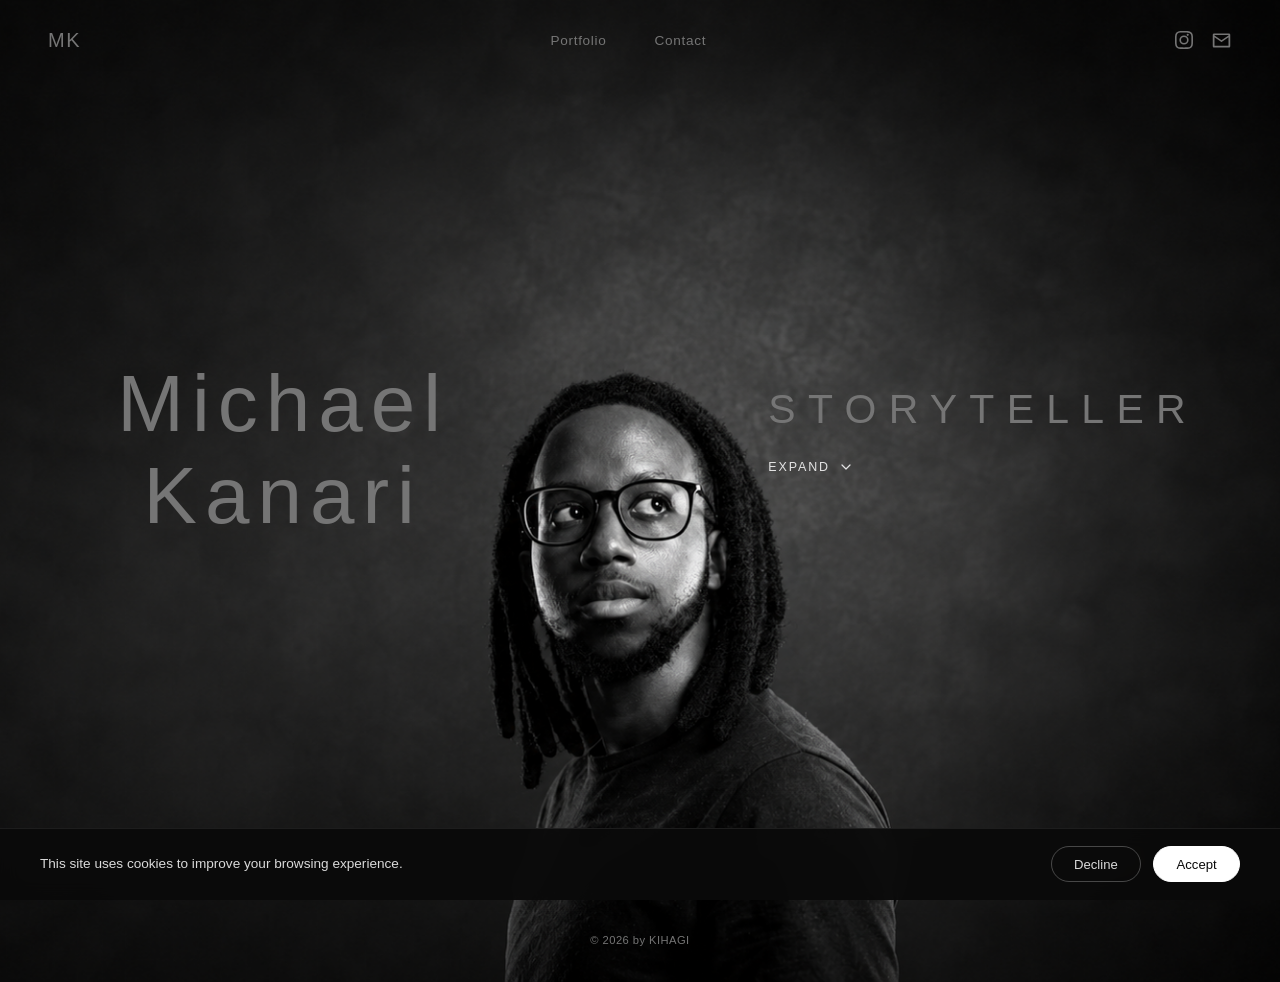
<file: index.html>
<!DOCTYPE html>
<html lang="en">
<head>
  <meta charset="UTF-8" />
  <meta name="viewport" content="width=device-width, initial-scale=1.0" />
  <meta name="description" content="Michael Kanari — Photographer, filmmaker, and visual storyteller based in Nairobi." />
  <title>Michael Kanari | Photography &amp; Film</title>
  <link rel="stylesheet" href="style.css" />
</head>
<body>

  <nav class="nav">
    <div class="nav-inner">
      <a href="index.html" class="nav-logo">MK</a>
      <ul class="nav-links">
        <li><a href="portfolio.html">Portfolio</a></li>
        <li><a href="contact.html">Contact</a></li>
      </ul>
      <div class="nav-socials">
        <a href="https://instagram.com/michaelkanari" target="_blank" rel="noopener" aria-label="Instagram">
          <svg width="18" height="18" viewBox="0 0 24 24" fill="currentColor"><path d="M12 2.16c3.2 0 3.58.01 4.85.07 3.25.15 4.77 1.69 4.92 4.92.06 1.27.07 1.65.07 4.85s-.01 3.58-.07 4.85c-.15 3.23-1.66 4.77-4.92 4.92-1.27.06-1.64.07-4.85.07s-3.58-.01-4.85-.07c-3.26-.15-4.77-1.7-4.92-4.92-.06-1.27-.07-1.65-.07-4.85s.01-3.58.07-4.85C2.38 3.85 3.9 2.31 7.15 2.16 8.42 2.1 8.8 2.16 12 2.16zm0-2.16C8.74 0 8.33.01 7.05.07c-4.35.2-6.78 2.62-6.98 6.98C0 8.33 0 8.74 0 12s.01 3.67.07 4.95c.2 4.36 2.62 6.78 6.98 6.98C8.33 24 8.74 24 12 24s3.67-.01 4.95-.07c4.35-.2 6.78-2.62 6.98-6.98.06-1.28.07-1.69.07-4.95s-.01-3.67-.07-4.95c-.2-4.35-2.62-6.78-6.98-6.98C15.67.01 15.26 0 12 0zm0 5.84A6.16 6.16 0 1 0 18.16 12 6.16 6.16 0 0 0 12 5.84zm0 10.16A4 4 0 1 1 16 12a4 4 0 0 1-4 4zm6.4-10.84a1.44 1.44 0 1 1-1.44-1.44 1.44 1.44 0 0 1 1.44 1.44z"/></svg>
        </a>
        <a href="https://mail.google.com/mail/?view=cm&fs=1&to=info@michaelkanari.com" aria-label="Email Michael">
          <svg width="21" height="21" viewBox="0 0 24 24" fill="currentColor"><path d="M2 5.5C2 4.67 2.67 4 3.5 4h17c.83 0 1.5.67 1.5 1.5v13c0 .83-.67 1.5-1.5 1.5h-17C2.67 20 2 19.33 2 18.5v-13zm2 .4v.3l8 5.6 8-5.6v-.3a.1.1 0 0 0-.1-.1H4.1a.1.1 0 0 0-.1.1zm16 2.45-7.43 5.2a1 1 0 0 1-1.14 0L4 8.35V18h16V8.35z"/></svg>
        </a>
      </div>
      <button class="nav-toggle" aria-label="Toggle menu">
        <span></span><span></span><span></span>
      </button>
    </div>
  </nav>

  <div class="about-page-wrap">
    <section class="page-section about-page" id="home">
      <h1 class="about-hero-name">Michael<br>Kanari</h1>

      <div class="about-bg-content">
        <div class="about-text">
          <h2 class="about-headline">Storyteller</h2>

          <button class="about-toggle" id="aboutToggle" aria-expanded="false" aria-controls="aboutDetails">
            <span class="about-toggle-label">Expand</span>
            <svg class="about-toggle-icon" viewBox="0 0 24 24" fill="none" stroke="currentColor" stroke-width="1.8" stroke-linecap="round" stroke-linejoin="round">
              <polyline points="6 9 12 15 18 9"></polyline>
            </svg>
          </button>

          <div class="about-details" id="aboutDetails">
            <div class="about-details-inner">
              <p class="about-bio">Michael Kanari is a Nairobi-based photographer and filmmaker drawn to quiet, honest moments — the kind that reveal more about a person than words ever could. His work spans portraiture, documentary film, and commercials across East Africa and beyond.</p>

              <div class="about-block">
                <p class="about-subheading">Approach</p>
                <p class="about-block-text">Every shoot starts with a conversation. Taking time to understand a subject before even raising the lens. This resulting in the final work being honest rather than staged.</p>
              </div>

              <div class="about-block">
                <p class="about-subheading-2">Selected Clients</p>
                <p class="about-clients">
                  Mara Region Community<br>
                  DeHeus<br>
                  Safaricom<br>
                  Airtel<br>
                  Infinix<br>
                  Dura Coat<br>
                  LG<br>
                  Bata
                </p>
              </div>
            </div>
          </div>
        </div>
      </div>
    </section>

    <footer class="site-footer">
      <p>© 2026 by KIHAGI</p>
    </footer>
  </div>

  <script src="main.js"></script>
</body>
</html>
</file>
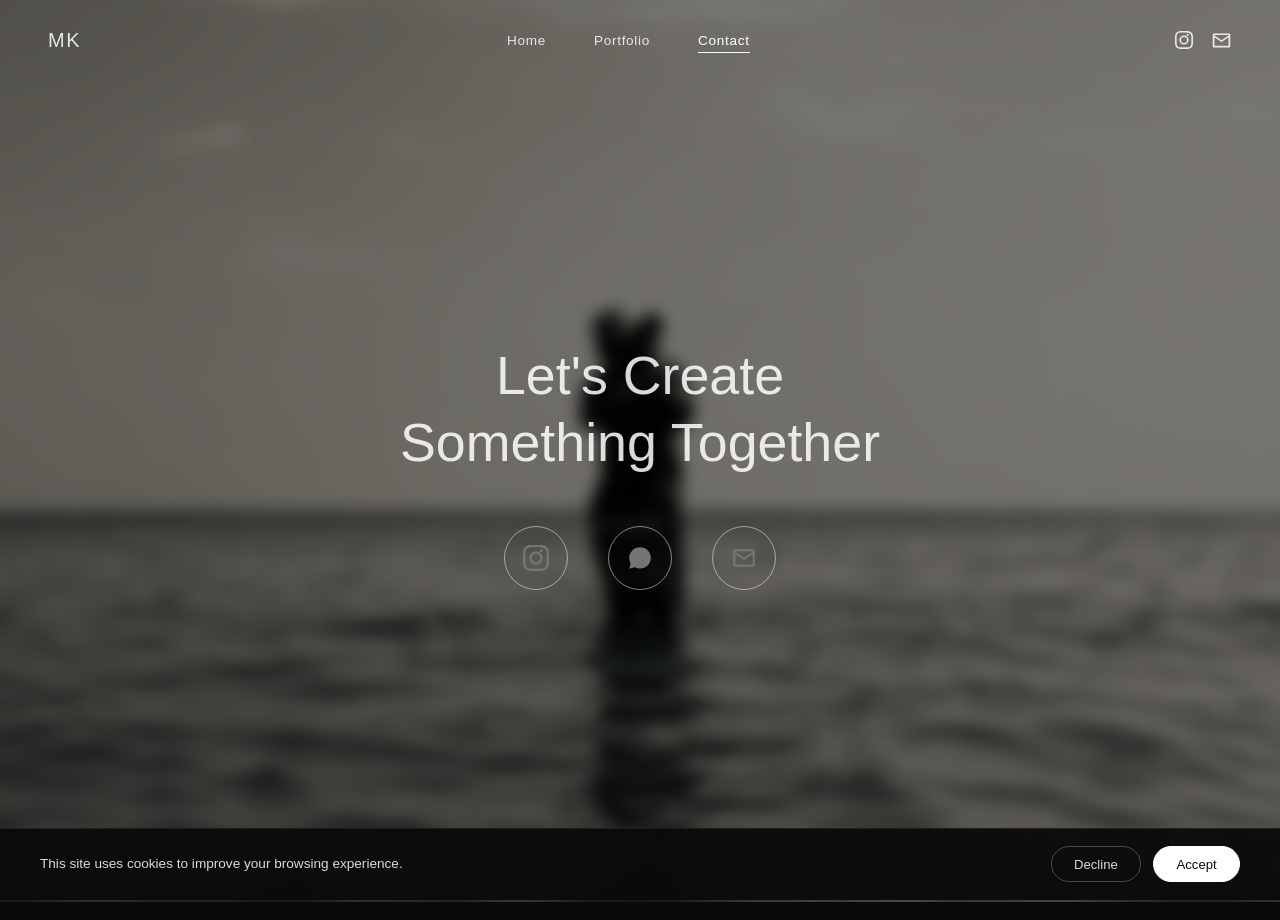
<file: contact.html>
<!DOCTYPE html>
<html lang="en">
<head>
  <meta charset="UTF-8" />
  <meta name="viewport" content="width=device-width, initial-scale=1.0" />
  <meta name="description" content="Get in touch with Michael Kanari — Instagram, WhatsApp, or email." />
  <title>Contact | Michael Kanari</title>
  <link rel="stylesheet" href="style.css" />
</head>
<body class="contact-bg">

  <nav class="nav">
    <div class="nav-inner">
      <a href="index.html" class="nav-logo">MK</a>
      <ul class="nav-links">
        <li><a href="index.html">Home</a></li>
        <li><a href="portfolio.html">Portfolio</a></li>
        <li><a href="contact.html" class="active">Contact</a></li>
      </ul>
      <div class="nav-socials">
        <a href="https://instagram.com/michaelkanari" target="_blank" rel="noopener" aria-label="Instagram">
          <svg width="18" height="18" viewBox="0 0 24 24" fill="currentColor"><path d="M12 2.16c3.2 0 3.58.01 4.85.07 3.25.15 4.77 1.69 4.92 4.92.06 1.27.07 1.65.07 4.85s-.01 3.58-.07 4.85c-.15 3.23-1.66 4.77-4.92 4.92-1.27.06-1.64.07-4.85.07s-3.58-.01-4.85-.07c-3.26-.15-4.77-1.7-4.92-4.92-.06-1.27-.07-1.65-.07-4.85s.01-3.58.07-4.85C2.38 3.85 3.9 2.31 7.15 2.16 8.42 2.1 8.8 2.16 12 2.16zm0-2.16C8.74 0 8.33.01 7.05.07c-4.35.2-6.78 2.62-6.98 6.98C0 8.33 0 8.74 0 12s.01 3.67.07 4.95c.2 4.36 2.62 6.78 6.98 6.98C8.33 24 8.74 24 12 24s3.67-.01 4.95-.07c4.35-.2 6.78-2.62 6.98-6.98.06-1.28.07-1.69.07-4.95s-.01-3.67-.07-4.95c-.2-4.35-2.62-6.78-6.98-6.98C15.67.01 15.26 0 12 0zm0 5.84A6.16 6.16 0 1 0 18.16 12 6.16 6.16 0 0 0 12 5.84zm0 10.16A4 4 0 1 1 16 12a4 4 0 0 1-4 4zm6.4-10.84a1.44 1.44 0 1 1-1.44-1.44 1.44 1.44 0 0 1 1.44 1.44z"/></svg>
        </a>
        <a href="https://mail.google.com/mail/?view=cm&fs=1&to=info@michaelkanari.com" aria-label="Email Michael">
          <svg width="21" height="21" viewBox="0 0 24 24" fill="currentColor"><path d="M2 5.5C2 4.67 2.67 4 3.5 4h17c.83 0 1.5.67 1.5 1.5v13c0 .83-.67 1.5-1.5 1.5h-17C2.67 20 2 19.33 2 18.5v-13zm2 .4v.3l8 5.6 8-5.6v-.3a.1.1 0 0 0-.1-.1H4.1a.1.1 0 0 0-.1.1zm16 2.45-7.43 5.2a1 1 0 0 1-1.14 0L4 8.35V18h16V8.35z"/></svg>
        </a>
      </div>
      <button class="nav-toggle" aria-label="Toggle menu">
        <span></span><span></span><span></span>
      </button>
    </div>
  </nav>

  <section class="page-section contact-page">
    <h2 class="contact-headline">Let's Create<br>Something Together</h2>
    <br>
    <div class="contact-icons">
      <a href="https://instagram.com/michaelkanari" target="_blank" rel="noopener" class="contact-icon-link" aria-label="Instagram">
        <svg viewBox="0 0 24 24" fill="currentColor"><path d="M12 2.16c3.2 0 3.58.01 4.85.07 3.25.15 4.77 1.69 4.92 4.92.06 1.27.07 1.65.07 4.85s-.01 3.58-.07 4.85c-.15 3.23-1.66 4.77-4.92 4.92-1.27.06-1.64.07-4.85.07s-3.58-.01-4.85-.07c-3.26-.15-4.77-1.7-4.92-4.92-.06-1.27-.07-1.65-.07-4.85s.01-3.58.07-4.85C2.38 3.85 3.9 2.31 7.15 2.16 8.42 2.1 8.8 2.16 12 2.16zm0-2.16C8.74 0 8.33.01 7.05.07c-4.35.2-6.78 2.62-6.98 6.98C0 8.33 0 8.74 0 12s.01 3.67.07 4.95c.2 4.36 2.62 6.78 6.98 6.98C8.33 24 8.74 24 12 24s3.67-.01 4.95-.07c4.35-.2 6.78-2.62 6.98-6.98.06-1.28.07-1.69.07-4.95s-.01-3.67-.07-4.95c-.2-4.35-2.62-6.78-6.98-6.98C15.67.01 15.26 0 12 0zm0 5.84A6.16 6.16 0 1 0 18.16 12 6.16 6.16 0 0 0 12 5.84zm0 10.16A4 4 0 1 1 16 12a4 4 0 0 1-4 4zm6.4-10.84a1.44 1.44 0 1 1-1.44-1.44 1.44 1.44 0 0 1 1.44 1.44z"/></svg>
      </a>

      <a href="https://wa.me/254700338000" target="_blank" rel="noopener" class="contact-icon-link" aria-label="WhatsApp">
        <svg viewBox="0 0 24 24" fill="currentColor"><path d="M17.5 14.4c-.3-.1-1.7-.8-2-.9-.3-.1-.5-.1-.7.1-.2.3-.7.9-.9 1-.2.2-.4.2-.7.1-1-.4-2-1.1-2.8-2-.7-.8-1.2-1.6-1.5-2.3-.1-.3 0-.5.1-.7l.4-.5c.1-.2.2-.4.1-.6-.1-.2-.6-1.5-.8-2-.2-.5-.4-.4-.6-.4h-.5c-.2 0-.5.1-.7.3-.3.3-1 1-1 2.3 0 1.4 1 2.7 1.1 2.9.1.2 1.6 2.5 4 3.5 2 .8 2.4.7 2.8.6.4-.1 1.3-.5 1.5-1 .2-.5.2-.9.1-1zM12 2C6.5 2 2 6.5 2 12c0 1.8.5 3.5 1.3 5L2 22l5.2-1.4c1.4.7 3 1.1 4.8 1.1 5.5 0 10-4.5 10-10S17.5 2 12 2z"/></svg>
      </a>

      <a href="https://mail.google.com/mail/?view=cm&fs=1&to=info@michaelkanari.com" target="_blank" rel="noopener" class="contact-icon-link" aria-label="Email">
        <svg viewBox="0 0 24 24" fill="currentColor"><path d="M2 5.5C2 4.67 2.67 4 3.5 4h17c.83 0 1.5.67 1.5 1.5v13c0 .83-.67 1.5-1.5 1.5h-17C2.67 20 2 19.33 2 18.5v-13zm2 .4v.3l8 5.6 8-5.6v-.3a.1.1 0 0 0-.1-.1H4.1a.1.1 0 0 0-.1.1zm16 2.45-7.43 5.2a1 1 0 0 1-1.14 0L4 8.35V18h16V8.35z"/></svg>
      </a>
    </div>
  </section>

  <footer class="site-footer">
    <p>© 2026 by KIHAGI</p>
  </footer>

  <script src="main.js"></script>
</body>
</html>
</file>
<file: style.css>
/* ============================================
   MICHAEL KANARI — Main Stylesheet
   ============================================ */

:root {
  --black:      #0a0a0a;
  --white:      #ffffff;
  --text-grey:  #757575;
  --grey-300:   rgba(255,255,255,0.85);
  --grey-500:   rgba(255,255,255,0.65);
  --grey-700:   rgba(255,255,255,0.3);
  --font-serif: 'Helvetica Neue', Helvetica, Arial, sans-serif;
  --font-sans:  'Helvetica Neue', Helvetica, Arial, sans-serif;
  --nav-height: 80px;
  --transition: 0.3s ease;
}

* , *::before, *::after { box-sizing: border-box; margin: 0; padding: 0; }
html { scroll-behavior: smooth; }
body {
  font-family: var(--font-sans);
  background: var(--black);
  color: var(--text-grey);
  line-height: 1.6;
  -webkit-font-smoothing: antialiased;
}
img { display: block; max-width: 100%; height: auto; }
a { text-decoration: none; color: inherit; }
ul { list-style: none; }
button { cursor: pointer; background: none; border: none; }
html, body {
  overflow-x: hidden;
  max-width: 100%;
}

.hero-content,
.hero-content > * {
  min-width: 0;
}

.hero-tags,
.hero-tags li {
  max-width: 100%;
  overflow-wrap: break-word;
  word-break: break-word;
}


/* ── Navigation ─────────────────────────── */
.nav {
  position: fixed;
  top: 0; left: 0; right: 0;
  z-index: 1000;
  height: var(--nav-height);
  display: flex;
  align-items: center;
}
.nav-inner {
  width: 100%;
  max-width: 1400px;
  margin: 0 auto;
  padding: 0 3rem;
  display: flex;
  align-items: center;
  justify-content: space-between;
}
.nav-logo {
  font-family: var(--font-serif);
  font-size: 1.25rem;
  font-weight: 300;
  letter-spacing: 0.08em;
  color: var(--text-grey);
}
.nav-links {
  display: flex;
  align-items: center;
  gap: 3rem;
}
.nav-links a {
  font-size: 0.85rem;
  font-weight: 400;
  letter-spacing: 0.05em;
  color: var(--text-grey);
  transition: color var(--transition);
  position: relative;
  padding-bottom: 4px;
}
.nav-links a:hover { color: var(--white); }
.nav-links a.active {
  color: var(--white);
  border-bottom: 1px solid var(--white);
}
.nav-socials {
  display: flex;
  align-items: center;
  gap: 1.1rem;
}
.nav-socials a {
  color: var(--text-grey);
  transition: color var(--transition);
  display: flex;
}
.nav-socials a:hover { color: var(--white); }

.nav-toggle {
  display: none;
  flex-direction: column;
  gap: 5px;
  padding: 4px;
}
.nav-toggle span {
  display: block;
  width: 22px; height: 1.5px;
  background: var(--text-grey);
  transition: var(--transition);
}

/* ── Hero (Home) ───────────────────────────── */
.hero {
  position: relative;
  height: 100vh;
  min-height: 600px;
  overflow: hidden;
}
.hero-media {
  position: absolute;
  inset: 0;
  z-index: 0;
}
.hero-media img {
  width: 100%;
  height: 100%;
  object-fit: cover;
}
.hero-content {
  position: relative;
  z-index: 1;
  height: 100%;
  max-width: 1280px;
  margin: 0 auto;
  padding: 0 1rem;
  display: flex;
  align-items: center;
  justify-content: space-between;
  transform: translateY(-1%);
}
.hero-name {
  font-family: var(--font-serif);
  font-weight: 270;
  font-size: clamp(2.6rem, 6.8vw, 5.2rem);
  line-height: 1.12;
  letter-spacing: 0.12em;
  color: var(--text-grey);
  text-align: center;
  margin-left: 1rem;
}
.hero-tags {
  display: flex;
  flex-direction: column;
  gap: 1.6rem;
  text-align: left;
}
.hero-tags li {
  font-size: 1.25rem;
  font-weight: 200;
  letter-spacing: 0.78em;
  text-transform: uppercase;
  color: var(--text-grey);
  white-space: nowrap;
}

.hero-footer-mini {
  position: absolute;
  bottom: 1.75rem;
  left: 0; right: 0;
  z-index: 1;
  text-align: center;
  font-size: 0.7rem;
  letter-spacing: 0.04em;
  color: var(--text-grey);
}

/* ── Hero entrance animation ───────────────── */
@keyframes blurIn {
  from {
    opacity: 0;
    filter: blur(14px);
  }
  to {
    opacity: 1;
    filter: blur(0px);
  }
}

.hero-name {
  opacity: 0;
  animation: blurIn 2.0s cubic-bezier(0.4,0,0.2,1) 1.50s forwards;
}

.hero-tags {
  opacity: 0;
  animation: blurIn 2.0s cubic-bezier(0.4,0,0.2,1) 1.50s forwards;
}

.hero-tags-link {
  opacity: 0;
  animation: blurIn 2.0s cubic-bezier(0.4,0,0.2,1) 1.75s forwards;
}

.hero-footer-mini {
  opacity: 0;
  animation: blurIn 2.0s cubic-bezier(0.4,0,0.2,1) 2.00s forwards;
}

/* ── Portfolio ──────────────────────────── */
.portfolio-page-wrap {
  position: relative;
  background-image: url('MK6.png');
  background-size: cover;
  background-position: center 22%;
}

.portfolio-overlay {
  position: absolute;
  inset: 0;
  z-index: 0;
  pointer-events: none;
  background: linear-gradient(
    to bottom,
    rgba(0,0,0,0.25) 0%,
    rgba(0,0,0,0.08) 30%,
    rgba(0,0,0,0.08) 70%,
    rgba(0,0,0,0.4) 100%
  );
}

.portfolio-section {
  position: relative;
  min-height: 100vh;
  display: flex;
  align-items: center;
  justify-content: center;
}

.portfolio-grid {
  position: relative;
  z-index: 1;
  width: 100%;
  max-width: 1600px;
  margin: 0 auto;
  display: flex;
  align-items: center;
  justify-content: space-between;
  padding: 0 3rem;
  box-sizing: border-box;
}

.portfolio-card {
  position: relative;
  display: block;
  width: clamp(200px, 26vw, 560px);
  height: 62vh;
  min-height: 400px;
  overflow: hidden;
  border-radius: 5%;
  background: transparent;
  border: 1px solid rgba(255,255,255,0.22);
  box-shadow: 0 25px 70px rgba(0,0,0,0.35);
}
.portfolio-card img {
  width: 100%;
  height: 100%;
  object-fit: cover;
  opacity: 1;
  filter: brightness(0.65);
}
.portfolio-card::after {
  content: '';
  position: absolute;
  inset: 0;
  background: linear-gradient(to top, rgba(0,0,0,0.35), transparent 55%);
  pointer-events: none;
  opacity: 1;
}
.portfolio-card-label {
  position: absolute;
  left: 50%; top: 50%;
  transform: translate(-50%, -50%);
  z-index: 2;
  font-family: var(--font-sans);
  font-size: 1.4rem;
  font-weight: 500;
  color: var(--grey-500);
  text-transform: uppercase;
  letter-spacing: 0.78em;
}

/* ── Portfolio card hover-reveal (mouse/trackpad only) ── */
@media (hover: hover) and (pointer: fine) {
  .portfolio-card {
    transition: transform 0.5s cubic-bezier(0.4,0,0.2,1), border-color 0.5s ease, box-shadow 0.5s ease;
  }
  .portfolio-card:hover {
    transform: translateY(-8px);
    border-color: rgba(255,255,255,0.05);
    box-shadow: 0 25px 70px rgba(0,0,0,0.55);
  }
  .portfolio-card img {
    opacity: 0;
    filter: none;
    transition: opacity 0.3s ease, transform 0.7s cubic-bezier(0.4,0,0.2,1), filter 0.4s ease;
  }
  .portfolio-card:hover img {
    opacity: 1;
    transform: scale(1.05);
  }
  .portfolio-card::after {
    opacity: 0;
    transition: opacity 0.9s ease;
  }
  .portfolio-card:hover::after {
    opacity: 1;
  }
}

/* ── Gallery / Category Pages ──────────────── */
.gallery-page {
  padding-bottom: 3rem;
}

.gallery-heading {
  font-family: var(--font-sans);
  font-weight: 300;
  font-size: clamp(.8rem, 1vw, 2.4rem);
  color: var(--white);
  margin: calc(var(--nav-height) + 1.5rem) 4rem 2rem;
  text-align: center;
  text-transform: uppercase;
  letter-spacing: 0.78em;
}

.masonry-grid {
  column-count: 2;
  column-gap: 5.5rem;
  margin: 0 4rem;
}

.masonry-grid img {
  width: 100%;
  display: block;
  margin-bottom: 5.5rem;
  border-radius: 25px;
  break-inside: avoid;
}

/* ── Films: Feature + BTS Grid ─────────────── */
.film-feature {
  max-width: 900px;
  margin: 3rem auto 5rem;
  padding: 0 4rem;
  box-sizing: border-box;
}

.film-feature-video {
  width: 100%;
  aspect-ratio: 16 / 9;
  object-fit: cover;
  display: block;
  border-radius: 12px;
  border: 1px solid rgba(255,255,255,0.15);
  background: var(--black);
}

.gallery-subheading {
  font-family: var(--font-sans);
  font-weight: 300;
  font-size: clamp(.7rem, 0.9vw, 1.6rem);
  color: var(--white);
  margin: 5rem 4rem 2rem;
  text-align: center;
  text-transform: uppercase;
  letter-spacing: 0.6em;
}

.bts-grid {
  display: grid;
  grid-template-columns: repeat(2, 1fr);
  gap: 3rem 5.5rem;
  margin: 0 4rem;
}

.bts-video {
  width: 100%;
  aspect-ratio: 16 / 9;
  object-fit: cover;
  display: block;
  border: 1px solid rgba(255,255,255,0.15);
  background: var(--black);
  border-radius: 10%;
}

.video-caption {
  font-family: var(--font-sans);
  font-weight: 300;
  font-size: clamp(.55rem, 0.7vw, 0.85rem);
  color: var(--grey-500);
  text-align: center;
  text-transform: uppercase;
  letter-spacing: 0.35em;
  margin-top: 1.1rem;
}

/* ── Next Project Button ───────────────────── */
.next-project {
  display: flex;
  align-items: center;
  justify-content: flex-end;
  gap: 0.6rem;
  margin: 3rem 4rem 2rem;
  padding-bottom: 1rem;
}

.next-project-link {
  display: flex;
  align-items: center;
  gap: 0.6rem;
  font-size: 0.95rem;
  font-weight: 400;
  letter-spacing: 0.04em;
  color: var(--grey-300);
  transition: color var(--transition), gap var(--transition);
}

.next-project-link:hover {
  color: var(--white);
  gap: 0.9rem;
}

.next-project-link svg {
  width: 18px;
  height: 18px;
  flex-shrink: 0;
}

/* ── Lightbox ──────────────────────────────── */
.lightbox {
  position: fixed;
  inset: 0;
  background: rgba(0,0,0,0.92);
  display: none;
  align-items: center;
  justify-content: center;
  z-index: 2000;
  padding: 2rem;
}

.lightbox-content {
  display: flex;
  align-items: center;
  justify-content: center;
  width: 90vw;
  height: 90vh;
}

.lightbox-media {
  width: 100%;
  height: 100%;
  object-fit: contain;
  border-radius: 4px;
}

.lightbox.active {
  display: flex;
}

.lightbox-img {
  max-width: 90vw;
  max-height: 90vh;
  object-fit: contain;
  border-radius: 4px;
}

.lightbox-close,
.lightbox-prev,
.lightbox-next {
  position: absolute;
  background: none;
  border: none;
  color: var(--white);
  cursor: pointer;
  line-height: 1;
}

.lightbox-close {
  top: 1.5rem;
  right: 1.5rem;
  font-size: 2.2rem;
}

.lightbox-prev,
.lightbox-next {
  top: 50%;
  transform: translateY(-50%);
  font-size: 2.5rem;
  padding: 1rem;
}

.lightbox-prev { left: 0.5rem; }
.lightbox-next { right: 0.5rem; }


/* ── Footer (non-home pages) ───────────────── */
.site-footer {
  padding: 2rem 0;
  text-align: center;
}
.site-footer p {
  font-size: 0.7rem;
  letter-spacing: 0.04em;
  color: var(--text-grey);
}

/* ── Home Page (new design) ─────────────────── */
.about-page-wrap {
  position: relative;
  background-image: url('MK0.JPG');
  background-size: cover;
  background-position: center center;
}

.about-page {
  position: relative;
  min-height: 100vh;
  display: flex;
  align-items: center;
  padding-top: var(--nav-height);
  box-sizing: border-box;
}



.about-hero-name {
  position: absolute;
  left: 19%;
  top: 50%;
  transform: translate(-50%, -50%);
  z-index: 1;
  font-family: var(--font-serif);
  font-weight: 270;
  font-size: clamp(5rem, 4.2vw, 4rem);
  line-height: 1.15;
  letter-spacing: 0.1em;
  color: var(--text-grey);
  text-align: center;
  opacity: 0;
  animation: blurIn 2.0s cubic-bezier(0.4,0,0.2,1) 0.3s forwards;
  margin-left: 2.5rem;
}

.about-bg-content {
  position: relative;
  z-index: 1;
  width: 100%;
  display: flex;
  justify-content: flex-end;
  padding: 4rem;
  box-sizing: border-box;
  margin-left: 25rem;
  margin-bottom: 6rem;
}

.about-toggle {
  display: flex;
  align-items: center;
  gap: 0.5rem;
  align-self: flex-start;
  color: var(--grey-300);
  font-size: 0.78rem;
  font-weight: 400;
  letter-spacing: 0.15em;
  text-transform: uppercase;
  transition: color var(--transition);
  animation: blurIn 2.0s cubic-bezier(0.4,0,0.2,1) 0.3s forwards;
}
.about-toggle:hover {
  color: var(--white);
}
.about-toggle-icon {
  width: 16px;
  height: 16px;
  transition: transform 0.35s ease;
}
.about-toggle[aria-expanded="true"] .about-toggle-icon {
  transform: rotate(180deg);
}

.about-details {
  display: grid;
  grid-template-rows: 0fr;
  transition: grid-template-rows 0.5s ease;
}
.about-details.open {
  grid-template-rows: 1fr;
}
.about-details-inner {
  overflow: hidden;
  display: flex;
  flex-direction: column;
  gap: 1.5rem;
}

.about-text {
  width: 44%;
  display: flex;
  flex-direction: column;
  gap: 1.5rem;
}

.about-eyebrow {
  font-size: 0.78rem;
  font-weight: 500;
  letter-spacing: 0.28em;
  text-transform: uppercase;
  color: var(--text-grey);
}

.about-headline {
  font-family: var(--font-serif);
  text-transform: uppercase;
  font-weight: 300;
  font-size: clamp(1.5rem, 3.2vw, 2.8rem);
  animation: blurIn 2.0s cubic-bezier(0.4,0,0.2,1) 0.3s forwards;
  line-height: 1.2;
  color: var(--text-grey);
  letter-spacing: 0.3em
}

.about-bio {
  font-size: 0.9rem;
  line-height: 1.7;
  color: var(--grey-300);
  max-width: 520px;
}

.about-block {
  display: flex;
  flex-direction: column;
  gap: 0.4rem;
}

.about-subheading{
  font-size: 0.9rem;
  font-weight: 200;
  letter-spacing: 0.04em;
  color: var(--white);
}

.about-subheading-2{
  font-size: 0.9rem;
  font-weight: 200;
  letter-spacing: 0.04em;
  color: var(--white);
  text-align: left;
}

.about-block-text {
  font-size: 0.87rem;
  line-height: 1.65;
  color: var(--grey-300);
}

.about-clients {
  font-size: 0.87rem;
  letter-spacing: 0.02em;
  color: var(--grey-300);
  text-decoration: none;
  letter-spacing: 0.38em;
  text-align: left;
}

.about-clients-note {
  font-size: 0.7rem;
  color: var(--text-grey);
}

/* ── Contact Page ──────────────────────────── */

.contact-eyebrow {
  font-size: 0.8rem;
  font-weight: 500;
  letter-spacing: 0.28em;
  text-transform: uppercase;
  color: var(--text-grey);
  margin-bottom: 0.75rem;
}

.contact-headline {
  font-family: var(--font-serif);
  font-weight: 300;
  font-size: clamp(2rem, 4.2vw, 3.4rem);
  line-height: 1.25;
  color: var(--grey-300);
  margin-top: 7rem;
}

.contact-icons {
  display: flex;
  gap: 2.5rem;
  margin-top: 1.5rem;
}

.contact-icon-link {
  display: flex;
  align-items: center;
  justify-content: center;
  width: 64px;
  height: 64px;
  border: 1px solid rgba(255, 255, 255, 0.488);
  border-radius: 50%;
  color: var(--text-grey);
  transition: color var(--transition), border-color var(--transition), transform var(--transition);
}

.contact-icon-link svg {
  width: 26px;
  height: 26px;
}

.contact-icon-link:hover {
  color: var(--white);
  border-color: rgba(255,255,255,0.4);
  transform: translateY(-3px);
}

.contact-page {
  position: relative;
  display: flex;
  flex-direction: column;
  align-items: center;
  justify-content: center;
  text-align: center;
  padding: 0 2rem;
  min-height: calc(100vh - var(--nav-height));
}

.contact-page > * {
  position: relative;
  z-index: 1;
}

/* ── Contact page: dark nav text for light background ── */
.contact-bg .nav-logo,
.contact-bg .nav-links a,
.contact-bg .nav-socials a {
  color: var(--grey-300);
}
.contact-bg .nav-links a:hover,
.contact-bg .nav-socials a:hover {
  color: var(--white);
}
.contact-bg .nav-links a.active {
  color: var(--white);
  border-bottom-color: var(--white);
}

.contact-description {
  font-size: 0.95rem;
  color: var(--grey-300);
  margin-top: 1rem;
}

.contact-page::before {
  content: '';
  position: absolute;
  inset: -100px;
  background-image: url('home.png');
  background-size: cover;
  background-position: center;
  filter: blur(08px) brightness(0.5);
  z-index: 0;
}
.site-footer {
  position: relative;
  z-index: 1;
}

@media (min-width: 901px) and (max-width: 1300px) {
  .about-bg-content {
    margin-left: 8rem;
    padding: 2.5rem;
  }
}

/* ── Mobile ─────────────────────────────────── */
@media (max-width: 900px) {
  .nav-links, .nav-socials { display: none; }
  .nav-toggle { display: flex; }
  .nav-links.open {
    display: flex;
    flex-direction: column;
    position: fixed;
    top: var(--nav-height);
    left: 0; right: 0;
    background: rgba(0,0,0,0.95);
    padding: 1.5rem 2rem;
    gap: 1.25rem;
    z-index: 999;
  }

 .hero-name {
    display: none;
  }

  .hero-content {
    width: 100%;
    max-width: 100%;
    padding: 0;
    flex-direction: column;
    align-items: stretch;
    justify-content: center;
  }

  .hero-tags {
    width: 100%;
    gap: 2.25rem;
  }

  .hero-tags li {
    width: 100%;
    text-align: center;
    font-size: 100%;
    font-weight: 300;
    letter-spacing: 0.78em;
    color: var(--text-grey);
    white-space: nowrap;
  }

  .gallery-heading {
    margin: 1.5rem 1.5rem 1.5rem;
  }

  .next-project {
    margin: 2rem 1.5rem 1.5rem;
  }

  .masonry-grid {
    column-count: 1;
    margin: 0 1.5rem;
  }

  .film-feature {
    padding: 0 1.5rem;
    margin: 1.5rem auto 3rem;
  }
  .gallery-subheading {
    margin: 0 1.5rem 1.5rem;
  }
  .bts-grid {
    grid-template-columns: 1fr;
    gap: 1.5rem;
    margin: 0 1.5rem;
  }
  .about-page-wrap {
    background-position: center top;
  }
  .about-page {
    align-items: flex-end;
    padding-bottom: 3rem;
  }
  .about-hero-name {
    display: none;
  }
  .about-bg-content {
    padding: 2rem 1.5rem;
    justify-content: flex-start;
    margin-left: 0;
    margin-bottom: 0;
  }
  .about-text {
    width: 100%;
    background: rgba(0,0,0,0.55);
    backdrop-filter: blur(8px);
    border-radius: 12px;
    padding: 1.75rem;
    box-sizing: border-box;
  }

  .contact-icons {
    gap: 1.5rem;
  }
  .contact-icon-link {
    width: 56px;
    height: 56px;
  }
  .portfolio-page-wrap {
    background-position: center 15%;
  }
  .portfolio-grid {
    flex-direction: column;
    gap: 1.5rem;
    padding: 0 1.5rem;
  }
  .portfolio-card {
    width: 100%;
    height: 38vh;
    min-height: 260px;
  }
 }

/* ── Cookie Banner ──────────────────────────── */
.cookie-banner {
  position: fixed;
  left: 0;
  right: 0;
  bottom: 0;
  z-index: 3000;
  display: flex;
  align-items: center;
  justify-content: space-between;
  gap: 2rem;
  padding: 1.1rem 2.5rem;
  background: rgba(10,10,10,0.94);
  backdrop-filter: blur(10px);
  -webkit-backdrop-filter: blur(10px);
  border-top: 1px solid rgba(255,255,255,0.08);
  transform: translateY(100%);
  opacity: 0;
  transition: transform 0.5s cubic-bezier(0.4,0,0.2,1), opacity 0.5s cubic-bezier(0.4,0,0.2,1);
}
.cookie-banner.show {
  transform: translateY(0);
  opacity: 1;
}
.cookie-banner p {
  font-size: 0.85rem;
  line-height: 1.5;
  color: var(--grey-300);
  margin: 0;
}
.cookie-banner a {
  color: var(--white);
  text-decoration: underline;
  text-underline-offset: 2px;
}
.cookie-actions {
  display: flex;
  align-items: center;
  gap: 0.75rem;
  flex-shrink: 0;
}
.cookie-btn {
  padding: 0.6rem 1.4rem;
  font-size: 0.82rem;
  font-weight: 400;
  border-radius: 999px;
  white-space: nowrap;
  transition: color var(--transition), background var(--transition), border-color var(--transition);
}
.cookie-btn-accept {
  color: var(--black);
  background: var(--white);
  border: 1px solid var(--white);
}
.cookie-btn-accept:hover {
  background: var(--grey-300);
}
.cookie-btn-decline {
  color: var(--grey-300);
  background: transparent;
  border: 1px solid rgba(255,255,255,0.25);
}
.cookie-btn-decline:hover {
  color: var(--white);
  border-color: rgba(255,255,255,0.5);
}

@media (max-width: 700px) {
  .cookie-banner {
    flex-direction: column;
    align-items: flex-start;
    gap: 1rem;
    padding: 1.25rem 1.5rem;
  }
  .cookie-actions {
    width: 100%;
  }
  .cookie-btn {
    flex: 1;
    text-align: center;
  }
}
</file>
